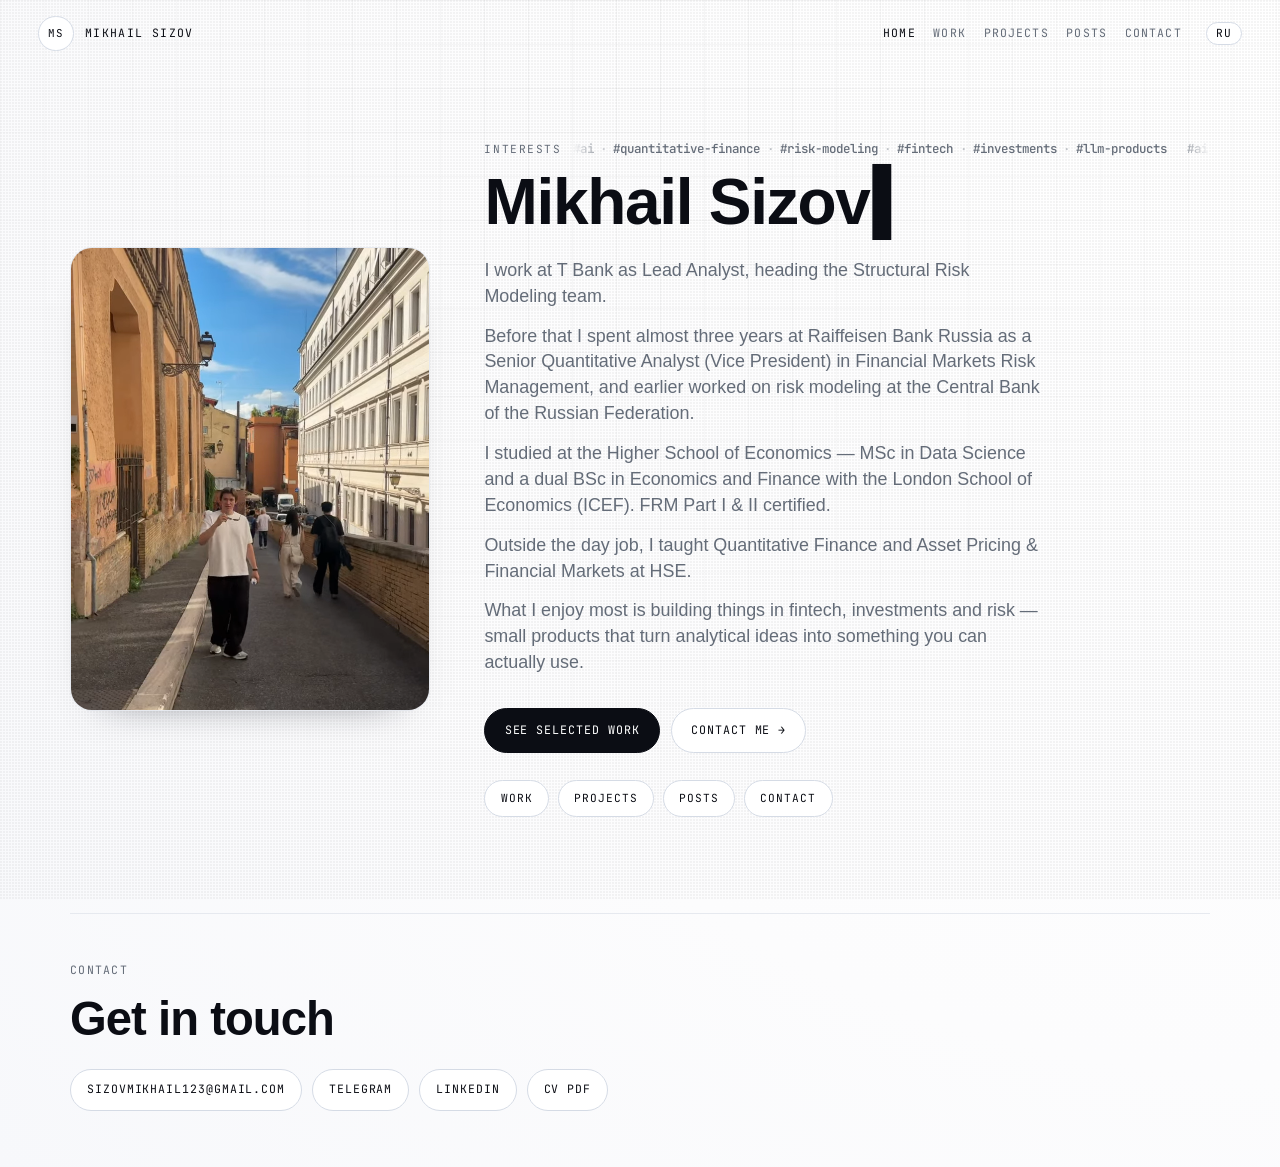
<file: index.html>
<!doctype html>
<html lang="en">
  <head>
    <meta charset="UTF-8" />
    <meta name="viewport" content="width=device-width, initial-scale=1.0" />
    <title data-i18n="page_title_home">Mikhail Sizov</title>
    <meta
      name="description"
      content="Mikhail Sizov — Lead Analyst at T Bank. Quantitative finance and risk modeling."
    />
    <link rel="preconnect" href="https://fonts.googleapis.com" />
    <link rel="preconnect" href="https://fonts.gstatic.com" crossorigin />
    <link
      href="https://fonts.googleapis.com/css2?family=Onest:wght@400;500;600;700&family=JetBrains+Mono:wght@500&display=swap"
      rel="stylesheet"
    />
    <link rel="icon" type="image/svg+xml" href="./assets/favicon.svg" />
    <link rel="icon" type="image/png" sizes="32x32" href="./assets/favicon-32.png" />
    <link rel="apple-touch-icon" sizes="180x180" href="./assets/apple-touch-icon.png" />
    <link rel="stylesheet" href="./styles.css" />
  </head>
  <body>
    <div class="noise-overlay"></div>
    <div class="bg-grid" aria-hidden="true"></div>

    <header class="topbar" id="top">
      <a class="brand" href="./index.html">
        <span class="brand-mark">MS</span>
        <span class="brand-name" data-i18n="brand_name">mikhail sizov</span>
      </a>
      <nav class="topbar-nav">
        <a class="is-current" href="./index.html" data-i18n="nav_home">home</a>
        <a href="./work.html" data-i18n="nav_work">work</a>
        <a href="./projects.html" data-i18n="nav_projects">projects</a>
        <a href="./posts.html" data-i18n="nav_posts">posts</a>
        <a href="#contact" data-i18n="nav_contact">contact</a>
        <button type="button" class="lang-toggle" data-lang-toggle aria-label="Switch to Russian">ru</button>
      </nav>
    </header>

    <main>
      <section class="hero hero--portrait section reveal" id="home">
        <div class="portrait-layout">
          <figure class="portrait">
            <video
              class="portrait-media"
              autoplay
              loop
              muted
              playsinline
              preload="metadata"
              poster="./assets/me-hero-poster.jpg"
              aria-label="Mikhail Sizov walking through Rome"
            >
              <source src="./assets/me-hero.webm" type="video/webm" />
              <source src="./assets/me-hero.mp4" type="video/mp4" />
              <img src="./assets/me-hero-poster.jpg" alt="Mikhail Sizov walking through Rome" />
            </video>
          </figure>
          <div class="portrait-text">
            <div class="hero-tags" data-i18n="hero_tags"><span class="tag-label">interests</span><span class="tag-marquee"><span class="tag-track"><span class="tag-group"><span class="hashtag">#ai</span><span class="sep">·</span><span class="hashtag">#quantitative-finance</span><span class="sep">·</span><span class="hashtag">#risk-modeling</span><span class="sep">·</span><span class="hashtag">#fintech</span><span class="sep">·</span><span class="hashtag">#investments</span><span class="sep">·</span><span class="hashtag">#llm-products</span></span><span class="tag-group" aria-hidden="true"><span class="hashtag">#ai</span><span class="sep">·</span><span class="hashtag">#quantitative-finance</span><span class="sep">·</span><span class="hashtag">#risk-modeling</span><span class="sep">·</span><span class="hashtag">#fintech</span><span class="sep">·</span><span class="hashtag">#investments</span><span class="sep">·</span><span class="hashtag">#llm-products</span></span></span></span></div>
            <h1 class="portrait-name" data-i18n="hero_name">Mikhail Sizov</h1>
            <div class="portrait-bio">
              <p data-i18n="hero_p1">
                I work at T Bank as Lead Analyst, heading the Structural Risk
                Modeling team.
              </p>
              <p data-i18n="hero_p2">
                Before that I spent almost three years at Raiffeisen Bank Russia
                as a Senior Quantitative Analyst (Vice President) in Financial
                Markets Risk Management, and earlier worked on risk modeling at
                the Central Bank of the Russian Federation.
              </p>
              <p data-i18n="hero_p3">
                I studied at the Higher School of Economics — MSc in Data
                Science and a dual BSc in Economics and Finance with the
                London School of Economics (ICEF). FRM Part I &amp; II
                certified.
              </p>
              <p data-i18n="hero_p4">
                Outside the day job, I taught Quantitative Finance and Asset
                Pricing &amp; Financial Markets at HSE.
              </p>
              <p data-i18n="hero_p5">
                What I enjoy most is building things in fintech, investments
                and risk — small products that turn analytical ideas into
                something you can actually use.
              </p>
            </div>
            <div class="actions">
              <a class="btn btn-primary" href="./work.html" data-i18n="cta_see_work">see selected work</a>
              <a class="btn btn-ghost" href="#contact" data-i18n="cta_contact_me">contact me &rarr;</a>
            </div>
            <div class="portrait-links">
              <a href="./work.html" data-i18n="nav_work">work</a>
              <a href="./projects.html" data-i18n="nav_projects">projects</a>
              <a href="./posts.html" data-i18n="nav_posts">posts</a>
              <a href="#contact" data-i18n="nav_contact">contact</a>
            </div>
          </div>
        </div>
      </section>
    </main>

    <footer class="footer section reveal" id="contact">
      <p class="eyebrow" data-i18n="contact_eyebrow">contact</p>
      <h2 data-i18n="contact_title">Get in touch</h2>
      <div class="contact-links">
        <a href="mailto:sizovmikhail123@gmail.com">sizovmikhail123@gmail.com</a>
        <a href="https://t.me/mishasizov" target="_blank" rel="noreferrer">telegram</a>
        <a href="https://www.linkedin.com/in/mikhail-v-sizov/" target="_blank" rel="noreferrer">linkedin</a>
        <a href="./assets/cv-mikhail-sizov-2026.pdf" target="_blank" rel="noreferrer" data-i18n="contact_cv">cv pdf</a>
      </div>
    </footer>

    <script src="./script.js"></script>
  </body>
</html>
</file>
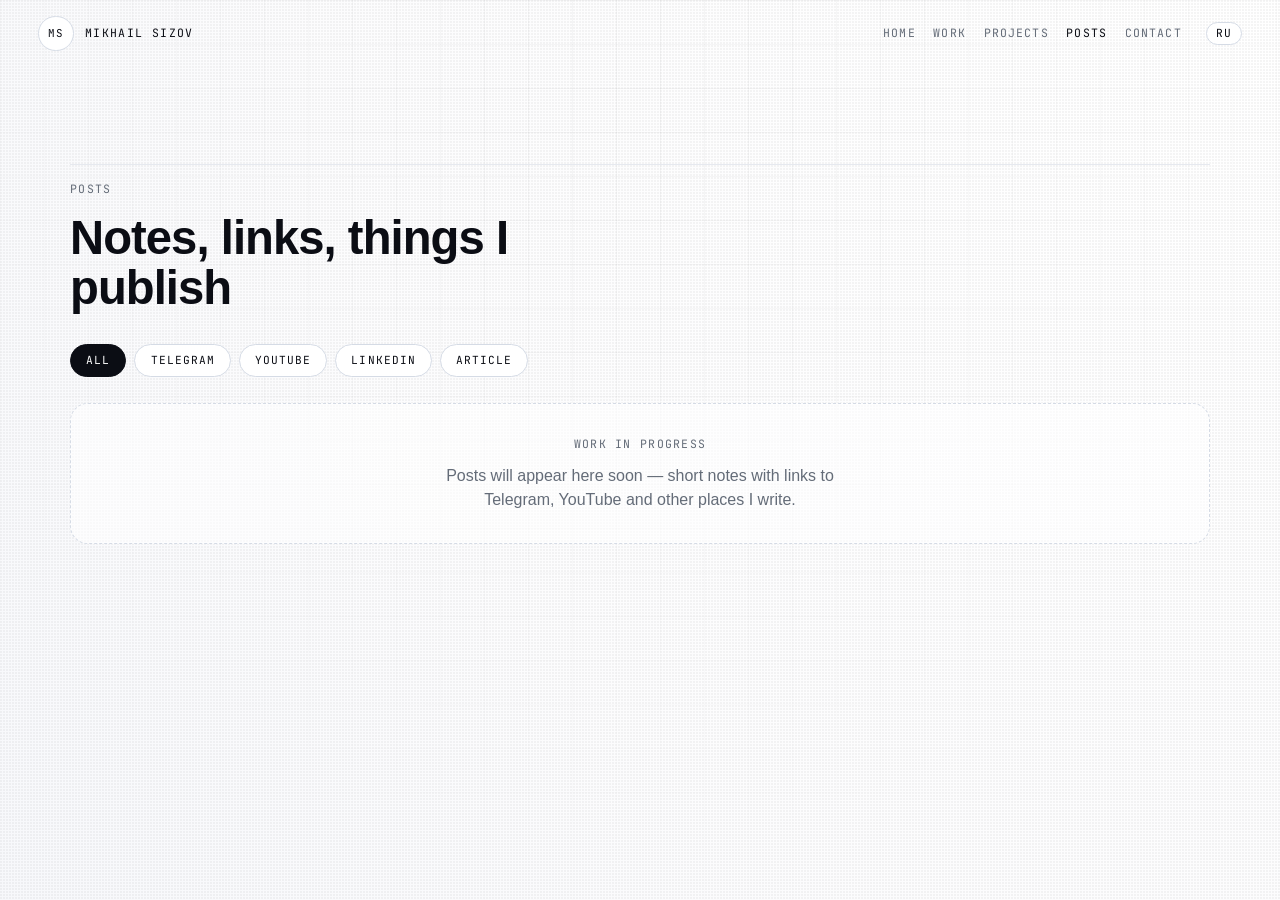
<file: posts.html>
<!doctype html>
<html lang="en">
  <head>
    <meta charset="UTF-8" />
    <meta name="viewport" content="width=device-width, initial-scale=1.0" />
    <title data-i18n="page_title_posts">Mikhail Sizov | Posts</title>
    <meta
      name="description"
      content="Posts and links from Mikhail Sizov — Telegram, YouTube, and other writing."
    />
    <link rel="preconnect" href="https://fonts.googleapis.com" />
    <link rel="preconnect" href="https://fonts.gstatic.com" crossorigin />
    <link
      href="https://fonts.googleapis.com/css2?family=Onest:wght@400;500;600;700&family=JetBrains+Mono:wght@500&display=swap"
      rel="stylesheet"
    />
    <link rel="icon" type="image/svg+xml" href="./assets/favicon.svg" />
    <link rel="icon" type="image/png" sizes="32x32" href="./assets/favicon-32.png" />
    <link rel="apple-touch-icon" sizes="180x180" href="./assets/apple-touch-icon.png" />
    <link rel="stylesheet" href="./styles.css" />
  </head>
  <body>
    <div class="noise-overlay"></div>
    <div class="bg-grid" aria-hidden="true"></div>

    <header class="topbar" id="top">
      <a class="brand" href="./index.html">
        <span class="brand-mark">MS</span>
        <span class="brand-name" data-i18n="brand_name">mikhail sizov</span>
      </a>
      <nav class="topbar-nav">
        <a href="./index.html" data-i18n="nav_home">home</a>
        <a href="./work.html" data-i18n="nav_work">work</a>
        <a href="./projects.html" data-i18n="nav_projects">projects</a>
        <a class="is-current" href="./posts.html" data-i18n="nav_posts">posts</a>
        <a href="./index.html#contact" data-i18n="nav_contact">contact</a>
        <button type="button" class="lang-toggle" data-lang-toggle aria-label="Switch to Russian">ru</button>
      </nav>
    </header>

    <main>
      <section class="section reveal">
        <div class="section-head">
          <p class="eyebrow" data-i18n="posts_eyebrow">posts</p>
          <h2 data-i18n="posts_title">Notes, links, things I publish</h2>
        </div>

        <div class="filter-bar" role="tablist" aria-label="Filter posts by source">
          <button type="button" class="filter-chip is-active" data-filter="all" data-i18n="posts_filter_all">all</button>
          <button type="button" class="filter-chip" data-filter="telegram">Telegram</button>
          <button type="button" class="filter-chip" data-filter="youtube">YouTube</button>
          <button type="button" class="filter-chip" data-filter="linkedin">LinkedIn</button>
          <button type="button" class="filter-chip" data-filter="article">Article</button>
        </div>

        <div class="post-list" id="post-list">
          <!--
            Add posts here. Template:

            <article class="post-item" data-tags="telegram">
              <p class="post-date">DD MMM YYYY</p>
              <h3>Post title</h3>
              <p>Short description or excerpt of the post.</p>
              <div class="post-links">
                <a href="https://t.me/..." target="_blank" rel="noreferrer">Telegram</a>
                <a href="https://youtu.be/..." target="_blank" rel="noreferrer">YouTube</a>
              </div>
            </article>
          -->
        </div>

        <div class="empty-state" id="post-empty">
          <p class="eyebrow" data-i18n="posts_empty_eyebrow">work in progress</p>
          <p class="empty-copy" data-i18n="posts_empty_copy">
            Posts will appear here soon — short notes with links to Telegram,
            YouTube and other places I write.
          </p>
        </div>
      </section>
    </main>

    <script src="./script.js"></script>
  </body>
</html>
</file>
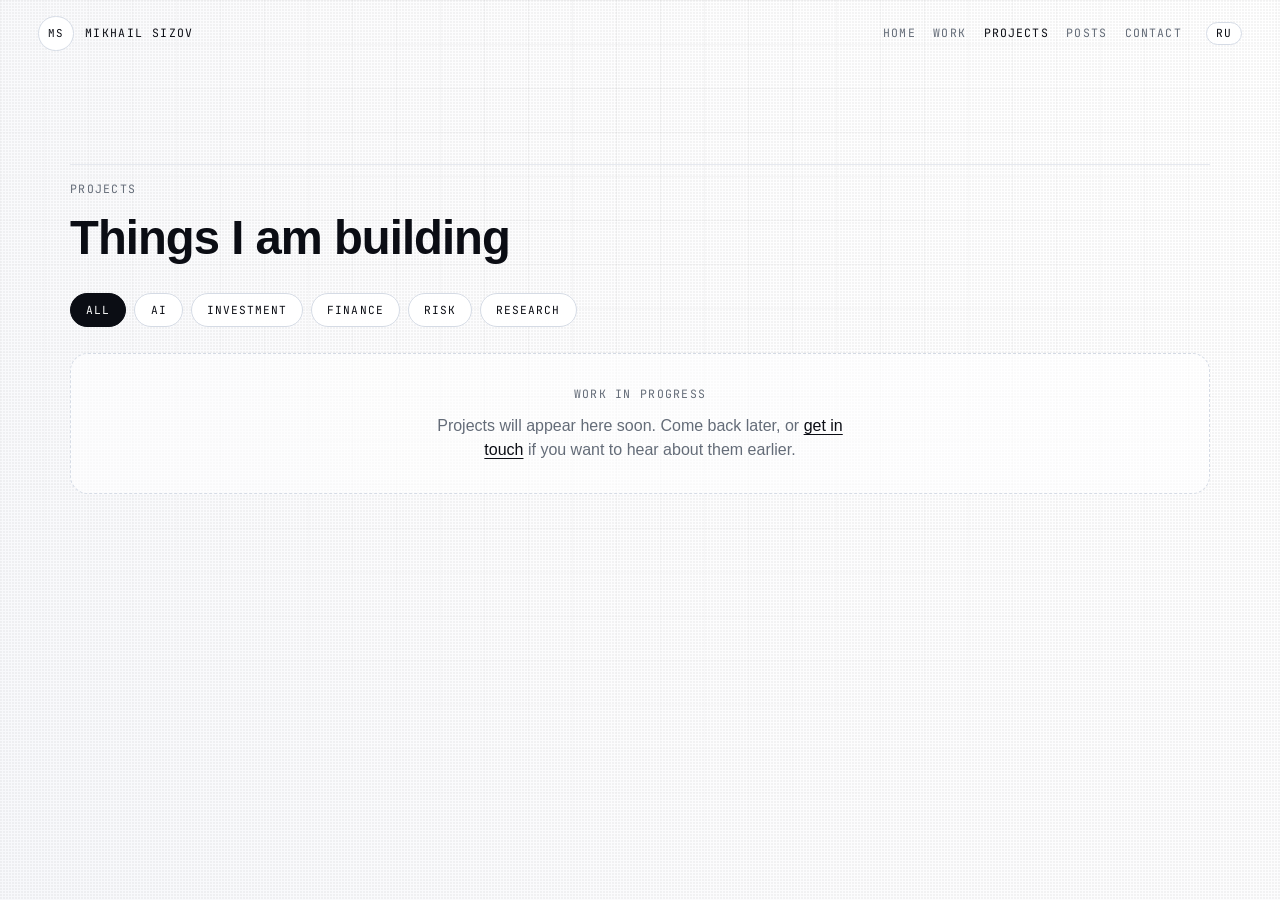
<file: projects.html>
<!doctype html>
<html lang="en">
  <head>
    <meta charset="UTF-8" />
    <meta name="viewport" content="width=device-width, initial-scale=1.0" />
    <title data-i18n="page_title_projects">Mikhail Sizov | Projects</title>
    <meta
      name="description"
      content="Projects by Mikhail Sizov — filterable by topic."
    />
    <link rel="preconnect" href="https://fonts.googleapis.com" />
    <link rel="preconnect" href="https://fonts.gstatic.com" crossorigin />
    <link
      href="https://fonts.googleapis.com/css2?family=Onest:wght@400;500;600;700&family=JetBrains+Mono:wght@500&display=swap"
      rel="stylesheet"
    />
    <link rel="icon" type="image/svg+xml" href="./assets/favicon.svg" />
    <link rel="icon" type="image/png" sizes="32x32" href="./assets/favicon-32.png" />
    <link rel="apple-touch-icon" sizes="180x180" href="./assets/apple-touch-icon.png" />
    <link rel="stylesheet" href="./styles.css" />
  </head>
  <body>
    <div class="noise-overlay"></div>
    <div class="bg-grid" aria-hidden="true"></div>

    <header class="topbar" id="top">
      <a class="brand" href="./index.html">
        <span class="brand-mark">MS</span>
        <span class="brand-name" data-i18n="brand_name">mikhail sizov</span>
      </a>
      <nav class="topbar-nav">
        <a href="./index.html" data-i18n="nav_home">home</a>
        <a href="./work.html" data-i18n="nav_work">work</a>
        <a class="is-current" href="./projects.html" data-i18n="nav_projects">projects</a>
        <a href="./posts.html" data-i18n="nav_posts">posts</a>
        <a href="./index.html#contact" data-i18n="nav_contact">contact</a>
        <button type="button" class="lang-toggle" data-lang-toggle aria-label="Switch to Russian">ru</button>
      </nav>
    </header>

    <main>
      <section class="section reveal">
        <div class="section-head">
          <p class="eyebrow" data-i18n="proj_eyebrow">projects</p>
          <h2 data-i18n="proj_title">Things I am building</h2>
        </div>

        <div class="filter-bar" role="tablist" aria-label="Filter projects by tag">
          <button type="button" class="filter-chip is-active" data-filter="all" data-i18n="proj_filter_all">all</button>
          <button type="button" class="filter-chip" data-filter="ai">AI</button>
          <button type="button" class="filter-chip" data-filter="investment">Investment</button>
          <button type="button" class="filter-chip" data-filter="finance">Finance</button>
          <button type="button" class="filter-chip" data-filter="risk">Risk</button>
          <button type="button" class="filter-chip" data-filter="research">Research</button>
        </div>

        <div class="project-grid" id="project-grid">
          <!--
            Add project cards here. Template:

            <article class="project-card" data-tags="ai finance">
              <p class="project-year">YEAR</p>
              <ul class="project-tags">
                <li>AI</li>
                <li>Finance</li>
              </ul>
              <h3>Project title</h3>
              <p>Short description of what the project does.</p>
              <div class="project-links">
                <a href="https://github.com/..." target="_blank" rel="noreferrer">GitHub</a>
                <a href="https://example.com" target="_blank" rel="noreferrer">Live</a>
                <a href="https://youtu.be/..." target="_blank" rel="noreferrer">Demo</a>
              </div>
            </article>
          -->
        </div>

        <div class="empty-state" id="empty-state">
          <p class="eyebrow" data-i18n="proj_empty_eyebrow">work in progress</p>
          <p class="empty-copy" data-i18n="proj_empty_copy">
            Projects will appear here soon. Come back later, or
            <a href="./index.html#contact">get in touch</a> if you want to hear about
            them earlier.
          </p>
        </div>
      </section>
    </main>

    <script src="./script.js"></script>
  </body>
</html>
</file>
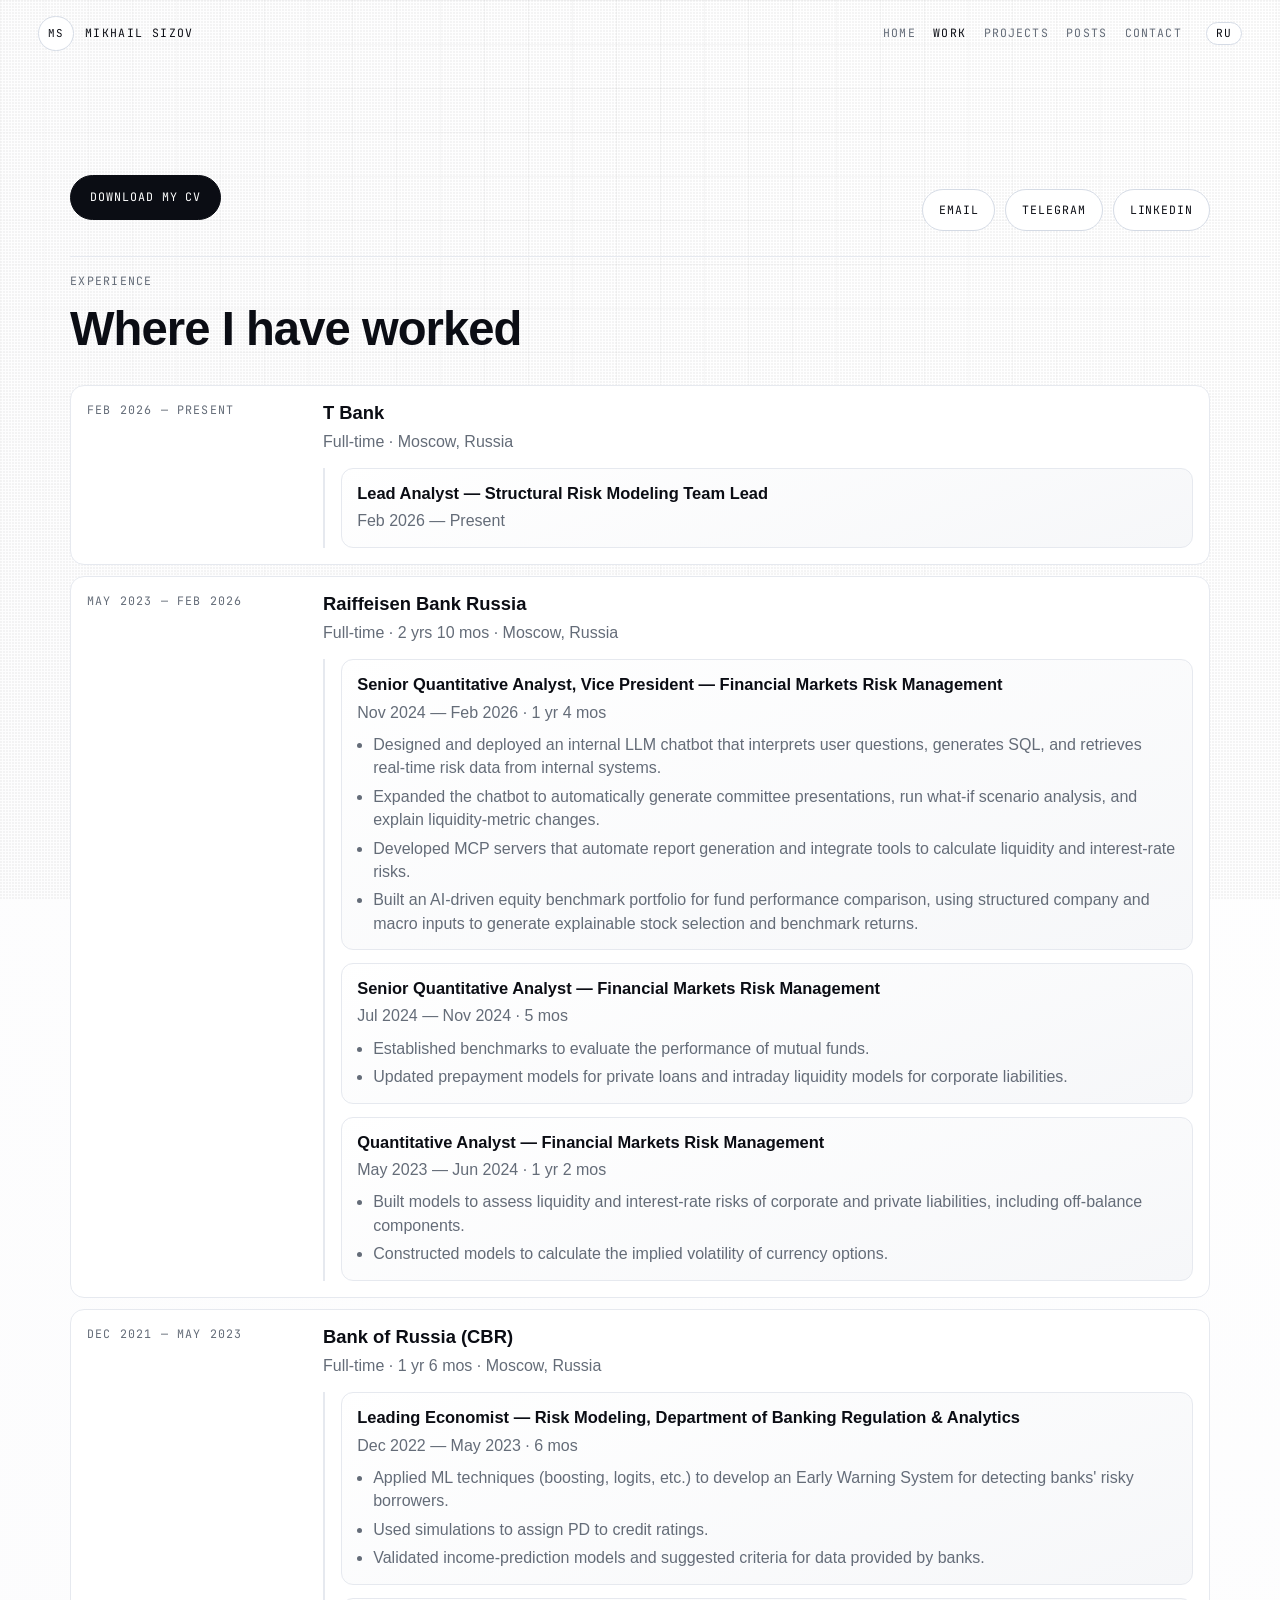
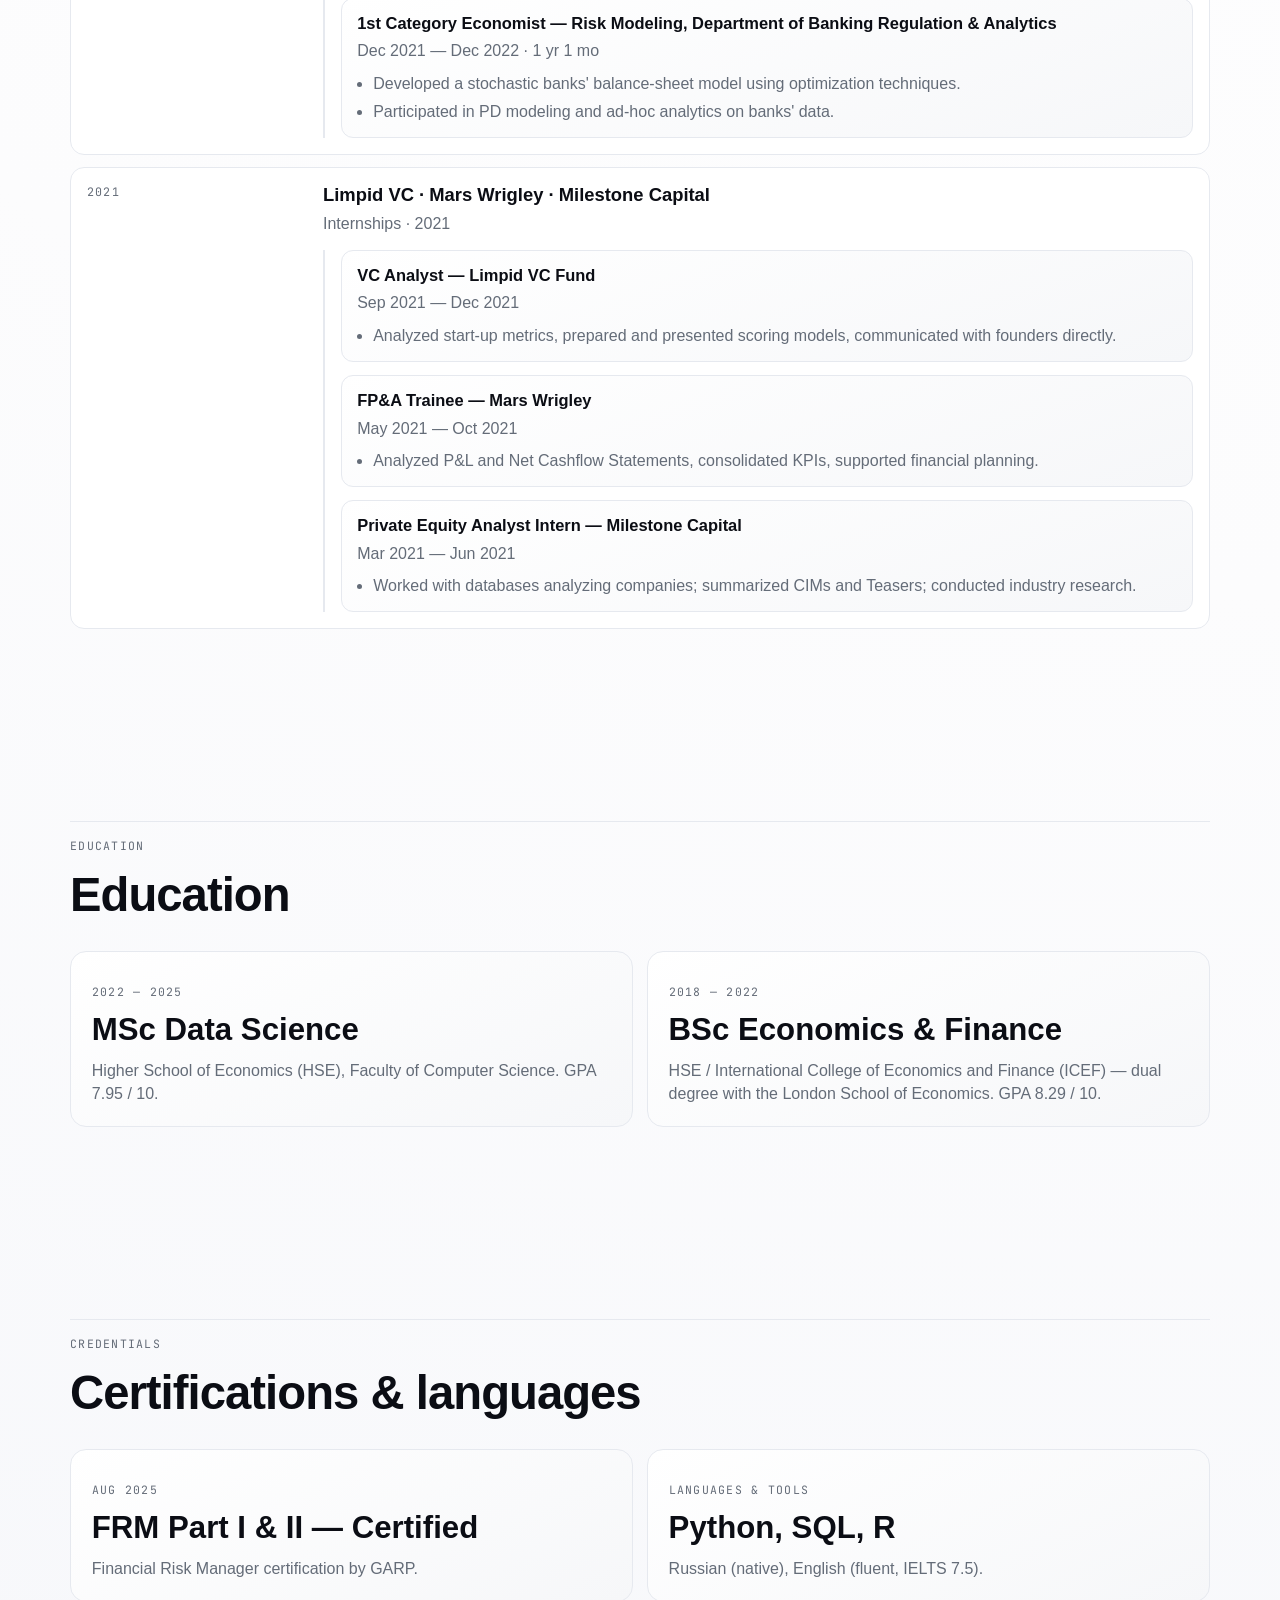
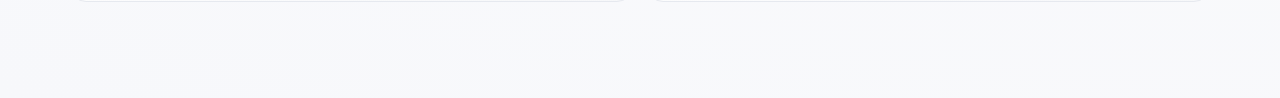
<file: work.html>
<!doctype html>
<html lang="en">
  <head>
    <meta charset="UTF-8" />
    <meta name="viewport" content="width=device-width, initial-scale=1.0" />
    <title data-i18n="page_title_work">Mikhail Sizov | Work</title>
    <meta
      name="description"
      content="Work experience, education and credentials — Mikhail Sizov."
    />
    <link rel="preconnect" href="https://fonts.googleapis.com" />
    <link rel="preconnect" href="https://fonts.gstatic.com" crossorigin />
    <link
      href="https://fonts.googleapis.com/css2?family=Onest:wght@400;500;600;700&family=JetBrains+Mono:wght@500&display=swap"
      rel="stylesheet"
    />
    <link rel="icon" type="image/svg+xml" href="./assets/favicon.svg" />
    <link rel="icon" type="image/png" sizes="32x32" href="./assets/favicon-32.png" />
    <link rel="apple-touch-icon" sizes="180x180" href="./assets/apple-touch-icon.png" />
    <link rel="stylesheet" href="./styles.css" />
  </head>
  <body>
    <div class="noise-overlay"></div>
    <div class="bg-grid" aria-hidden="true"></div>

    <header class="topbar" id="top">
      <a class="brand" href="./index.html">
        <span class="brand-mark">MS</span>
        <span class="brand-name" data-i18n="brand_name">mikhail sizov</span>
      </a>
      <nav class="topbar-nav">
        <a href="./index.html" data-i18n="nav_home">home</a>
        <a class="is-current" href="./work.html" data-i18n="nav_work">work</a>
        <a href="./projects.html" data-i18n="nav_projects">projects</a>
        <a href="./posts.html" data-i18n="nav_posts">posts</a>
        <a href="./index.html#contact" data-i18n="nav_contact">contact</a>
        <button type="button" class="lang-toggle" data-lang-toggle aria-label="Switch to Russian">ru</button>
      </nav>
    </header>

    <main>
      <section class="section reveal">
        <div class="cv-banner">
          <a
            class="btn btn-primary"
            href="./assets/cv-mikhail-sizov-2026.pdf"
            target="_blank"
            rel="noopener noreferrer"
            data-i18n="cv_button"
          >
            download my cv
          </a>
          <div class="contact-links cv-banner-contacts">
            <a href="mailto:sizovmikhail123@gmail.com">email</a>
            <a href="https://t.me/mishasizov" target="_blank" rel="noreferrer">telegram</a>
            <a href="https://www.linkedin.com/in/mikhail-v-sizov/" target="_blank" rel="noreferrer">linkedin</a>
          </div>
        </div>

        <div class="section-head">
          <p class="eyebrow" data-i18n="work_exp_eyebrow">experience</p>
          <h2 data-i18n="work_exp_title">Where I have worked</h2>
        </div>

        <div class="timeline">
          <article class="timeline-item">
            <p class="timeline-date" data-i18n="t_date">FEB 2026 — PRESENT</p>
            <div>
              <h3 data-i18n="t_company">T Bank</h3>
              <p class="timeline-meta" data-i18n="t_meta">Full-time · Moscow, Russia</p>
              <div class="timeline-role-stack">
                <article class="timeline-role">
                  <h4 data-i18n="t_role">Lead Analyst — Structural Risk Modeling Team Lead</h4>
                  <p data-i18n="t_period">Feb 2026 — Present</p>
                </article>
              </div>
            </div>
          </article>

          <article class="timeline-item">
            <p class="timeline-date" data-i18n="r_date">MAY 2023 — FEB 2026</p>
            <div>
              <h3 data-i18n="r_company">Raiffeisen Bank Russia</h3>
              <p class="timeline-meta" data-i18n="r_meta">Full-time · 2 yrs 10 mos · Moscow, Russia</p>
              <div class="timeline-role-stack">
                <article class="timeline-role">
                  <h4 data-i18n="r_role1">Senior Quantitative Analyst, Vice President — Financial Markets Risk Management</h4>
                  <p data-i18n="r_period1">Nov 2024 — Feb 2026 · 1 yr 4 mos</p>
                  <ul>
                    <li data-i18n="r_b11">Designed and deployed an internal LLM chatbot that interprets user questions, generates SQL, and retrieves real-time risk data from internal systems.</li>
                    <li data-i18n="r_b12">Expanded the chatbot to automatically generate committee presentations, run what-if scenario analysis, and explain liquidity-metric changes.</li>
                    <li data-i18n="r_b13">Developed MCP servers that automate report generation and integrate tools to calculate liquidity and interest-rate risks.</li>
                    <li data-i18n="r_b14">Built an AI-driven equity benchmark portfolio for fund performance comparison, using structured company and macro inputs to generate explainable stock selection and benchmark returns.</li>
                  </ul>
                </article>

                <article class="timeline-role">
                  <h4 data-i18n="r_role2">Senior Quantitative Analyst — Financial Markets Risk Management</h4>
                  <p data-i18n="r_period2">Jul 2024 — Nov 2024 · 5 mos</p>
                  <ul>
                    <li data-i18n="r_b21">Established benchmarks to evaluate the performance of mutual funds.</li>
                    <li data-i18n="r_b22">Updated prepayment models for private loans and intraday liquidity models for corporate liabilities.</li>
                  </ul>
                </article>

                <article class="timeline-role">
                  <h4 data-i18n="r_role3">Quantitative Analyst — Financial Markets Risk Management</h4>
                  <p data-i18n="r_period3">May 2023 — Jun 2024 · 1 yr 2 mos</p>
                  <ul>
                    <li data-i18n="r_b31">Built models to assess liquidity and interest-rate risks of corporate and private liabilities, including off-balance components.</li>
                    <li data-i18n="r_b32">Constructed models to calculate the implied volatility of currency options.</li>
                  </ul>
                </article>
              </div>
            </div>
          </article>

          <article class="timeline-item">
            <p class="timeline-date" data-i18n="cbr_date">DEC 2021 — MAY 2023</p>
            <div>
              <h3 data-i18n="cbr_company">Bank of Russia (CBR)</h3>
              <p class="timeline-meta" data-i18n="cbr_meta">Full-time · 1 yr 6 mos · Moscow, Russia</p>
              <div class="timeline-role-stack">
                <article class="timeline-role">
                  <h4 data-i18n="cbr_role1">Leading Economist — Risk Modeling, Department of Banking Regulation &amp; Analytics</h4>
                  <p data-i18n="cbr_period1">Dec 2022 — May 2023 · 6 mos</p>
                  <ul>
                    <li data-i18n="cbr_b11">Applied ML techniques (boosting, logits, etc.) to develop an Early Warning System for detecting banks' risky borrowers.</li>
                    <li data-i18n="cbr_b12">Used simulations to assign PD to credit ratings.</li>
                    <li data-i18n="cbr_b13">Validated income-prediction models and suggested criteria for data provided by banks.</li>
                  </ul>
                </article>

                <article class="timeline-role">
                  <h4 data-i18n="cbr_role2">1st Category Economist — Risk Modeling, Department of Banking Regulation &amp; Analytics</h4>
                  <p data-i18n="cbr_period2">Dec 2021 — Dec 2022 · 1 yr 1 mo</p>
                  <ul>
                    <li data-i18n="cbr_b21">Developed a stochastic banks' balance-sheet model using optimization techniques.</li>
                    <li data-i18n="cbr_b22">Participated in PD modeling and ad-hoc analytics on banks' data.</li>
                  </ul>
                </article>
              </div>
            </div>
          </article>

          <article class="timeline-item">
            <p class="timeline-date" data-i18n="i_date">2021</p>
            <div>
              <h3 data-i18n="i_company">Limpid VC · Mars Wrigley · Milestone Capital</h3>
              <p class="timeline-meta" data-i18n="i_meta">Internships · 2021</p>
              <div class="timeline-role-stack">
                <article class="timeline-role">
                  <h4 data-i18n="i_vc_role">VC Analyst — Limpid VC Fund</h4>
                  <p data-i18n="i_vc_period">Sep 2021 — Dec 2021</p>
                  <ul>
                    <li data-i18n="i_vc_b1">Analyzed start-up metrics, prepared and presented scoring models, communicated with founders directly.</li>
                  </ul>
                </article>
                <article class="timeline-role">
                  <h4 data-i18n="i_mars_role">FP&amp;A Trainee — Mars Wrigley</h4>
                  <p data-i18n="i_mars_period">May 2021 — Oct 2021</p>
                  <ul>
                    <li data-i18n="i_mars_b1">Analyzed P&amp;L and Net Cashflow Statements, consolidated KPIs, supported financial planning.</li>
                  </ul>
                </article>
                <article class="timeline-role">
                  <h4 data-i18n="i_ms_role">Private Equity Analyst Intern — Milestone Capital</h4>
                  <p data-i18n="i_ms_period">Mar 2021 — Jun 2021</p>
                  <ul>
                    <li data-i18n="i_ms_b1">Worked with databases analyzing companies; summarized CIMs and Teasers; conducted industry research.</li>
                  </ul>
                </article>
              </div>
            </div>
          </article>
        </div>
      </section>

      <section class="section reveal">
        <div class="section-head">
          <p class="eyebrow" data-i18n="edu_eyebrow">education</p>
          <h2 data-i18n="edu_title">Education</h2>
        </div>
        <div class="section-split">
          <article class="panel">
            <p class="eyebrow" data-i18n="msc_eyebrow">2022 — 2025</p>
            <h3 data-i18n="msc_title">MSc Data Science</h3>
            <p data-i18n="msc_p">
              Higher School of Economics (HSE), Faculty of Computer Science.
              GPA 7.95 / 10.
            </p>
          </article>
          <article class="panel">
            <p class="eyebrow" data-i18n="bsc_eyebrow">2018 — 2022</p>
            <h3 data-i18n="bsc_title">BSc Economics &amp; Finance</h3>
            <p data-i18n="bsc_p">
              HSE / International College of Economics and Finance (ICEF) — dual
              degree with the London School of Economics. GPA 8.29 / 10.
            </p>
          </article>
        </div>
      </section>

      <section class="section reveal">
        <div class="section-head">
          <p class="eyebrow" data-i18n="cred_eyebrow">credentials</p>
          <h2 data-i18n="cred_title">Certifications &amp; languages</h2>
        </div>
        <div class="section-split">
          <article class="panel">
            <p class="eyebrow" data-i18n="frm_eyebrow">aug 2025</p>
            <h3 data-i18n="frm_title">FRM Part I &amp; II — Certified</h3>
            <p data-i18n="frm_p">Financial Risk Manager certification by GARP.</p>
          </article>
          <article class="panel">
            <p class="eyebrow" data-i18n="langs_eyebrow">languages &amp; tools</p>
            <h3 data-i18n="langs_title">Python, SQL, R</h3>
            <p data-i18n="langs_p">
              Russian (native), English (fluent, IELTS 7.5).
            </p>
          </article>
        </div>
      </section>
    </main>

    <script src="./script.js"></script>
  </body>
</html>
</file>
<file: styles.css>
:root {
  --bg: #fcfcfd;
  --paper: #ffffff;
  --surface: #f6f7f9;
  --surface-strong: #f2f4f7;
  --ink: #0b0d14;
  --muted: #646c78;
  --line: #e6e9ef;
  --line-strong: #d5dbe5;
  --radius-lg: 18px;
  --shadow-soft: 0 20px 40px -36px rgba(15, 20, 34, 0.7);
}

*,
*::before,
*::after {
  box-sizing: border-box;
}

html {
  scroll-behavior: smooth;
}

body {
  margin: 0;
  min-height: 100vh;
  background: radial-gradient(circle at 100% 0%, #ffffff 0%, var(--bg) 62%, #f7f8fb 100%);
  color: var(--ink);
  font-family: "Space Grotesk", sans-serif;
  line-height: 1.45;
}

.bg-grid {
  position: fixed;
  inset: 0;
  z-index: -2;
  pointer-events: none;
  background-image:
    linear-gradient(to right, rgba(11, 13, 20, 0.04) 1px, transparent 1px),
    linear-gradient(to bottom, rgba(11, 13, 20, 0.04) 1px, transparent 1px);
  background-size: 44px 44px;
  mask-image: radial-gradient(circle at 50% 10%, black 0%, transparent 84%);
}

.noise-overlay {
  position: fixed;
  inset: 0;
  z-index: -1;
  pointer-events: none;
  opacity: 0.04;
  background-image: radial-gradient(circle at 1px 1px, #000 1px, transparent 0);
  background-size: 3px 3px;
}

h1,
h2,
h3,
p {
  margin: 0;
}

.topbar {
  position: sticky;
  top: 0;
  z-index: 30;
  display: flex;
  align-items: center;
  justify-content: space-between;
  gap: 1rem;
  width: 100%;
  padding: 1rem clamp(1rem, 3vw, 2.8rem);
  border-bottom: 1px solid transparent;
  transition: border-color 220ms ease, background-color 220ms ease, backdrop-filter 220ms ease;
}

.topbar.is-active {
  background: rgba(252, 252, 253, 0.9);
  backdrop-filter: blur(10px);
  border-color: var(--line);
}

.brand {
  display: inline-flex;
  align-items: center;
  gap: 0.7rem;
  text-decoration: none;
  color: inherit;
}

.brand-mark {
  width: 2.2rem;
  height: 2.2rem;
  display: grid;
  place-items: center;
  border: 1px solid var(--line-strong);
  border-radius: 999px;
  font-family: "JetBrains Mono", monospace;
  font-size: 0.68rem;
  letter-spacing: 0.06em;
  background: #fff;
}

.brand-name {
  font-family: "JetBrains Mono", monospace;
  font-size: 0.72rem;
  text-transform: uppercase;
  letter-spacing: 0.12em;
}

.topbar-nav {
  display: inline-flex;
  align-items: center;
  gap: 1.1rem;
}

.topbar-nav a {
  text-decoration: none;
  color: var(--muted);
  font-family: "JetBrains Mono", monospace;
  font-size: 0.72rem;
  text-transform: uppercase;
  letter-spacing: 0.1em;
  transition: color 180ms ease;
}

.topbar-nav a:hover {
  color: var(--ink);
}

.topbar-nav a.is-current {
  color: var(--ink);
}

.lang-toggle {
  margin-left: 0.4rem;
  border: 1px solid var(--line-strong);
  background: #fff;
  color: var(--ink);
  font-family: "JetBrains Mono", monospace;
  font-size: 0.7rem;
  text-transform: uppercase;
  letter-spacing: 0.1em;
  padding: 0.32rem 0.55rem;
  border-radius: 999px;
  cursor: pointer;
  transition: transform 170ms ease, border-color 170ms ease;
  min-width: 2.1rem;
  line-height: 1;
}

.lang-toggle:hover {
  transform: translateY(-1px);
  border-color: #0f1218;
}

main,
.footer {
  width: min(1140px, 94vw);
  margin-inline: auto;
}

.section {
  padding-block: clamp(3.2rem, 8vw, 6rem);
}

.hero {
  padding-top: clamp(2.1rem, 8vw, 6.1rem);
}

.hero-layout {
  display: grid;
  grid-template-columns: minmax(0, 1.25fr) minmax(0, 0.75fr);
  gap: 1rem;
  align-items: end;
}

.hero-main {
  min-width: 0;
}

.eyebrow {
  color: var(--muted);
  font-family: "JetBrains Mono", monospace;
  font-size: 0.72rem;
  text-transform: uppercase;
  letter-spacing: 0.11em;
}

.hero-tags {
  display: flex;
  align-items: baseline;
  gap: 0.7rem;
  margin: 0 0 0.6rem 0;
  font-family: "JetBrains Mono", monospace;
  font-size: 0.78rem;
  line-height: 1.45;
  min-width: 0;
  cursor: pointer;
  user-select: none;
}
.hero-tags .tag-label {
  color: var(--muted);
  text-transform: uppercase;
  letter-spacing: 0.14em;
  font-size: 0.7rem;
  flex-shrink: 0;
}
.hero-tags .tag-marquee {
  overflow: hidden;
  -webkit-mask-image: linear-gradient(90deg, transparent 0, #000 6%, #000 94%, transparent 100%);
          mask-image: linear-gradient(90deg, transparent 0, #000 6%, #000 94%, transparent 100%);
  flex: 1;
  min-width: 0;
}
.hero-tags .tag-track {
  display: inline-flex;
  white-space: nowrap;
  animation: tags-scroll 16s linear infinite;
  will-change: transform;
}
.hero-tags.is-paused .tag-track { animation-play-state: paused; }
.hero-tags .tag-group {
  display: inline-flex;
  padding-right: 1.6em;
}
.hero-tags .hashtag {
  color: var(--muted);
  font-weight: 500;
}
.hero-tags .sep {
  color: var(--muted);
  opacity: 0.4;
  margin: 0 0.5em;
}
@keyframes tags-scroll {
  from { transform: translateX(0); }
  to   { transform: translateX(-50%); }
}
@media (prefers-reduced-motion: reduce) {
  .hero-tags .tag-track { animation: none; }
}

h1 {
  margin-top: 1rem;
  max-width: 13ch;
  font-size: clamp(2.3rem, 8vw, 5.7rem);
  line-height: 0.98;
  letter-spacing: -0.03em;
  font-weight: 600;
}

h2 {
  margin-top: 0.95rem;
  max-width: 23ch;
  font-size: clamp(1.7rem, 4.4vw, 2.95rem);
  line-height: 1.06;
  letter-spacing: -0.02em;
  font-weight: 600;
}

.hero-copy {
  margin-top: 1.45rem;
  max-width: 66ch;
  color: var(--muted);
  font-size: clamp(1rem, 2.2vw, 1.26rem);
}

.hero-side {
  border: 1px solid var(--line);
  border-radius: 22px;
  background:
    radial-gradient(180% 120% at 0% 0%, #ffffff 0%, #f8f9fb 52%, #f2f4f7 100%);
  box-shadow: var(--shadow-soft);
  padding: 1.2rem;
}

.hero-side-kicker {
  color: var(--muted);
  font-family: "JetBrains Mono", monospace;
  font-size: 0.68rem;
  text-transform: uppercase;
  letter-spacing: 0.1em;
}

.hero-side-title {
  margin-top: 0.7rem;
  font-size: 1.25rem;
  line-height: 1.15;
  letter-spacing: -0.01em;
  font-weight: 600;
}

.hero-side-list {
  margin: 0.9rem 0 0;
  padding-left: 1rem;
  display: grid;
  gap: 0.45rem;
  color: var(--muted);
  font-size: 0.9rem;
}

.hero-side-link {
  margin-top: 0.95rem;
  display: inline-block;
  text-decoration: none;
  color: var(--ink);
  font-family: "JetBrains Mono", monospace;
  font-size: 0.71rem;
  text-transform: uppercase;
  letter-spacing: 0.08em;
}

.hero-side-link:hover {
  text-decoration: underline;
  text-underline-offset: 3px;
}

.actions {
  margin-top: 2rem;
  display: flex;
  flex-wrap: wrap;
  gap: 0.7rem;
}

.btn {
  text-decoration: none;
  border-radius: 999px;
  border: 1px solid var(--line-strong);
  padding: 0.8rem 1.2rem;
  font-family: "JetBrains Mono", monospace;
  font-size: 0.73rem;
  text-transform: uppercase;
  letter-spacing: 0.08em;
  transition: transform 170ms ease, border-color 170ms ease, background-color 170ms ease;
}

.btn:hover {
  transform: translateY(-2px);
}

.btn-primary {
  background: #0b0d14;
  color: #fff;
  border-color: #0b0d14;
}

.btn-primary:hover {
  background: #1a1e2a;
}

.btn-ghost {
  color: var(--ink);
  background: #fff;
}

.btn-ghost:hover {
  border-color: #0f1218;
}

.metric-grid {
  margin-top: 1rem;
  display: grid;
  gap: 0.9rem;
  grid-template-columns: repeat(4, minmax(0, 1fr));
}

.metric-grid article {
  border: 1px solid var(--line);
  border-radius: var(--radius-lg);
  background: rgba(255, 255, 255, 0.86);
  padding: 1rem;
}

.metric-label {
  color: var(--muted);
  font-family: "JetBrains Mono", monospace;
  font-size: 0.68rem;
  text-transform: uppercase;
  letter-spacing: 0.1em;
}

.metric-value {
  margin-top: 0.65rem;
  font-size: 1.02rem;
  font-weight: 600;
  line-height: 1.2;
}

.metric-note {
  margin-top: 0.4rem;
  color: var(--muted);
  font-size: 0.87rem;
}

.section-head {
  margin-bottom: 1.9rem;
  padding-top: 1rem;
  border-top: 1px solid var(--line);
}

.project-grid {
  display: grid;
  gap: 0.85rem;
  grid-template-columns: repeat(2, minmax(0, 1fr));
}

.project-card {
  border: 1px solid var(--line);
  border-radius: var(--radius-lg);
  background: linear-gradient(160deg, #ffffff 0%, var(--surface) 100%);
  padding: 1.24rem;
  transition: transform 160ms ease, border-color 160ms ease, box-shadow 160ms ease;
}

.project-card:first-child {
  grid-column: 1 / -1;
}

.project-card:hover {
  transform: translateY(-3px);
  border-color: #c6ceda;
  box-shadow: var(--shadow-soft);
}

.project-year {
  color: #4f5661;
  font-family: "JetBrains Mono", monospace;
  font-size: 0.72rem;
  text-transform: uppercase;
  letter-spacing: 0.09em;
}

.project-card h3 {
  margin-top: 0.72rem;
  font-size: 1.32rem;
  line-height: 1.15;
  font-weight: 600;
}

.project-card p:last-child {
  margin-top: 0.68rem;
  color: var(--muted);
}

.product-list {
  margin: 0.85rem 0 0;
  padding-left: 1rem;
  display: grid;
  gap: 0.38rem;
  color: var(--muted);
  font-size: 0.9rem;
}

.timeline {
  display: grid;
  gap: 0.72rem;
}

.cv-banner {
  display: flex;
  flex-wrap: wrap;
  justify-content: space-between;
  align-items: center;
  gap: 1rem;
  margin-bottom: 1.55rem;
}

.cv-banner-contacts {
  margin-top: 0;
}

.timeline-item {
  display: grid;
  grid-template-columns: minmax(180px, 220px) 1fr;
  gap: 1rem;
  border: 1px solid var(--line);
  border-radius: 14px;
  background: #fff;
  padding: 1rem;
}

.timeline-date {
  color: var(--muted);
  font-family: "JetBrains Mono", monospace;
  font-size: 0.73rem;
  text-transform: uppercase;
  letter-spacing: 0.1em;
}

.timeline-item h3 {
  font-size: 1.15rem;
  line-height: 1.2;
  font-weight: 600;
}

.timeline-meta {
  margin-top: 0.36rem;
  color: var(--muted);
}

.timeline-note {
  margin-top: 0.42rem;
  color: var(--muted);
}

.timeline-role-stack {
  margin-top: 0.95rem;
  padding-left: 1rem;
  border-left: 2px solid var(--line);
  display: grid;
  gap: 0.82rem;
}

.timeline-role {
  border: 1px solid var(--line);
  border-radius: 12px;
  padding: 0.88rem 0.95rem;
  background: linear-gradient(160deg, #ffffff 0%, var(--surface) 100%);
}

.timeline-role h4 {
  margin: 0;
  font-size: 1.03rem;
  line-height: 1.26;
  font-weight: 600;
}

.timeline-role p {
  margin-top: 0.34rem;
  color: var(--muted);
}

.timeline-role ul {
  margin: 0.58rem 0 0;
  padding-left: 1rem;
  color: var(--muted);
}

.timeline-role li + li {
  margin-top: 0.34rem;
}

.section-split {
  display: grid;
  gap: 0.85rem;
  grid-template-columns: repeat(2, minmax(0, 1fr));
}

.section-split--stack {
  grid-template-columns: 1fr;
}

.panel {
  border: 1px solid var(--line);
  border-radius: 16px;
  padding: 1.3rem;
  background: linear-gradient(155deg, #ffffff 0%, var(--surface) 100%);
}

.panel h3 {
  margin-top: 0.72rem;
  font-size: clamp(1.28rem, 2.8vw, 1.95rem);
  line-height: 1.12;
  font-weight: 600;
}

.panel p {
  margin-top: 0.74rem;
  color: var(--muted);
}

.footer {
  padding-top: 3rem;
  padding-bottom: 3.5rem;
  border-top: 1px solid var(--line);
}

.footer h2 {
  max-width: 23ch;
}

.contact-links {
  margin-top: 1.55rem;
  display: flex;
  flex-wrap: wrap;
  gap: 0.62rem;
}

.contact-links a {
  text-decoration: none;
  color: var(--ink);
  border: 1px solid var(--line-strong);
  border-radius: 999px;
  padding: 0.72rem 1rem;
  background: #fff;
  font-family: "JetBrains Mono", monospace;
  font-size: 0.72rem;
  text-transform: uppercase;
  letter-spacing: 0.08em;
  transition: transform 170ms ease, border-color 170ms ease;
}

.contact-links a:hover {
  transform: translateY(-2px);
  border-color: #0f1218;
}

.footer-sign {
  margin-top: 1.28rem;
  color: var(--muted);
}

.reveal {
  opacity: 0;
  transform: translateY(14px);
  transition: opacity 560ms ease, transform 560ms ease;
}

.reveal.is-visible {
  opacity: 1;
  transform: translateY(0);
}

/* --- Home portrait layout --- */
.hero--portrait {
  padding-top: clamp(2rem, 6vw, 4.5rem);
}

.portrait-layout {
  display: grid;
  grid-template-columns: minmax(260px, 360px) minmax(0, 1fr);
  gap: clamp(1.6rem, 5vw, 3.4rem);
  align-items: center;
}

.portrait {
  margin: 0;
  border-radius: 22px;
  overflow: hidden;
  background: var(--surface);
  border: 1px solid var(--line);
  box-shadow: var(--shadow-soft);
  aspect-ratio: 698 / 900;
}

.portrait img,
.portrait video,
.portrait .portrait-media {
  display: block;
  width: 100%;
  height: 100%;
  object-fit: cover;
}

.portrait video > img {
  width: 100%;
  height: 100%;
  object-fit: cover;
}

@media (prefers-reduced-motion: reduce) {
  .portrait video {
    display: none;
  }
  .portrait {
    background: url("./assets/me-hero-poster.jpg") center/cover no-repeat;
  }
}

.portrait-text {
  min-width: 0;
}

.portrait-name {
  margin-top: 0.75rem;
  font-size: clamp(2.3rem, 6.5vw, 4rem);
  line-height: 1.02;
  letter-spacing: -0.02em;
  max-width: none;
}

.portrait-bio {
  margin-top: 1.4rem;
  display: grid;
  gap: 0.85rem;
  color: var(--muted);
  font-size: clamp(1rem, 1.6vw, 1.12rem);
  max-width: 56ch;
}

.portrait-bio p {
  margin: 0;
}

.portrait-bio strong {
  color: var(--ink);
  font-weight: 600;
}

.portrait-links {
  margin-top: 1.7rem;
  display: flex;
  flex-wrap: wrap;
  gap: 0.55rem;
}

.portrait-links a {
  text-decoration: none;
  color: var(--ink);
  border: 1px solid var(--line-strong);
  border-radius: 999px;
  padding: 0.6rem 0.95rem;
  background: #fff;
  font-family: "JetBrains Mono", monospace;
  font-size: 0.7rem;
  text-transform: uppercase;
  letter-spacing: 0.09em;
  transition: transform 170ms ease, border-color 170ms ease;
}

.portrait-links a:hover {
  transform: translateY(-2px);
  border-color: #0f1218;
}

@media (max-width: 860px) {
  .portrait-layout {
    grid-template-columns: minmax(110px, 38%) minmax(0, 1fr);
    gap: clamp(0.9rem, 3vw, 1.6rem);
    text-align: left;
  }

  .portrait {
    max-width: none;
  }
}

/* Phones in portrait — not enough horizontal room for two columns,
   so stack the picture on top of the text instead. Landscape phones
   (≥ 600px wide) keep the side-by-side composition. */
@media (max-width: 600px) {
  .portrait-layout {
    grid-template-columns: 1fr;
    gap: 1.4rem;
  }

  .portrait {
    max-width: 320px;
    margin-inline: auto;
  }
}

.portrait-name.typing::after {
  content: "▍";
  display: inline-block;
  margin-left: 0.05em;
  font-weight: 400;
  color: var(--ink);
  animation: portrait-name-blink 1s steps(1) infinite;
}
@keyframes portrait-name-blink {
  50% { opacity: 0; }
}

/* --- Filter chips (projects, posts) --- */
.filter-bar {
  display: flex;
  flex-wrap: wrap;
  gap: 0.5rem;
  margin-bottom: 1.6rem;
}

.filter-chip {
  appearance: none;
  cursor: pointer;
  border: 1px solid var(--line-strong);
  background: #fff;
  color: var(--ink);
  border-radius: 999px;
  padding: 0.55rem 0.95rem;
  font-family: "JetBrains Mono", monospace;
  font-size: 0.7rem;
  text-transform: uppercase;
  letter-spacing: 0.09em;
  transition: transform 170ms ease, background-color 170ms ease, color 170ms ease, border-color 170ms ease;
}

.filter-chip:hover {
  transform: translateY(-2px);
  border-color: #0f1218;
}

.filter-chip.is-active {
  background: #0b0d14;
  color: #fff;
  border-color: #0b0d14;
}

/* --- Project tags inside cards --- */
.project-tags {
  list-style: none;
  margin: 0.55rem 0 0;
  padding: 0;
  display: flex;
  flex-wrap: wrap;
  gap: 0.35rem;
}

.project-tags li {
  font-family: "JetBrains Mono", monospace;
  font-size: 0.62rem;
  text-transform: uppercase;
  letter-spacing: 0.09em;
  color: var(--muted);
  border: 1px solid var(--line);
  border-radius: 999px;
  padding: 0.22rem 0.55rem;
  background: #fff;
}

.project-links {
  margin-top: 0.85rem;
  display: flex;
  flex-wrap: wrap;
  gap: 0.4rem;
}

.project-links a {
  text-decoration: none;
  color: var(--ink);
  border: 1px solid var(--line-strong);
  border-radius: 999px;
  padding: 0.45rem 0.8rem;
  background: #fff;
  font-family: "JetBrains Mono", monospace;
  font-size: 0.66rem;
  text-transform: uppercase;
  letter-spacing: 0.08em;
  transition: border-color 170ms ease, transform 170ms ease;
}

.project-links a:hover {
  border-color: #0f1218;
  transform: translateY(-2px);
}

/* --- Posts list --- */
.post-list {
  display: grid;
  gap: 0.85rem;
}

.post-item {
  border: 1px solid var(--line);
  border-radius: var(--radius-lg);
  background: linear-gradient(160deg, #ffffff 0%, var(--surface) 100%);
  padding: 1.2rem 1.3rem;
  transition: transform 160ms ease, border-color 160ms ease, box-shadow 160ms ease;
}

.post-item:hover {
  transform: translateY(-2px);
  border-color: #c6ceda;
  box-shadow: var(--shadow-soft);
}

.post-date {
  color: var(--muted);
  font-family: "JetBrains Mono", monospace;
  font-size: 0.7rem;
  text-transform: uppercase;
  letter-spacing: 0.09em;
}

.post-item h3 {
  margin-top: 0.55rem;
  font-size: 1.18rem;
  line-height: 1.22;
  font-weight: 600;
}

.post-item p {
  margin-top: 0.55rem;
  color: var(--muted);
}

.post-links {
  margin-top: 0.85rem;
  display: flex;
  flex-wrap: wrap;
  gap: 0.4rem;
}

.post-links a {
  text-decoration: none;
  color: var(--ink);
  border: 1px solid var(--line-strong);
  border-radius: 999px;
  padding: 0.45rem 0.8rem;
  background: #fff;
  font-family: "JetBrains Mono", monospace;
  font-size: 0.66rem;
  text-transform: uppercase;
  letter-spacing: 0.08em;
  transition: border-color 170ms ease, transform 170ms ease;
}

.post-links a:hover {
  border-color: #0f1218;
  transform: translateY(-2px);
}

/* --- Empty state (projects / posts placeholder) --- */
.empty-state {
  border: 1px dashed var(--line-strong);
  border-radius: var(--radius-lg);
  padding: 2rem 1.5rem;
  background: rgba(255, 255, 255, 0.6);
  text-align: center;
}

.empty-state.is-hidden {
  display: none;
}

.empty-copy {
  margin-top: 0.75rem;
  color: var(--muted);
  max-width: 48ch;
  margin-inline: auto;
}

.empty-copy a {
  color: var(--ink);
  text-decoration: underline;
  text-underline-offset: 3px;
}

@media (max-width: 1040px) {
  .hero-layout {
    grid-template-columns: 1fr;
  }

  .hero-side {
    max-width: 620px;
  }

  .metric-grid {
    grid-template-columns: repeat(2, minmax(0, 1fr));
  }

  .timeline-item {
    grid-template-columns: 1fr;
    gap: 0.45rem;
  }

  .section-split {
    grid-template-columns: 1fr;
  }
}

@media (max-width: 760px) {
  .project-grid {
    grid-template-columns: 1fr;
  }

  .project-card:first-child {
    grid-column: auto;
  }

  .metric-grid {
    grid-template-columns: 1fr;
  }
}

@media (max-width: 640px) {
  .topbar {
    flex-direction: column;
    align-items: flex-start;
    gap: 0.72rem;
  }

  .topbar-nav {
    flex-wrap: wrap;
    gap: 0.84rem;
  }

  h1 {
    max-width: 11.2ch;
  }
}
</file>
